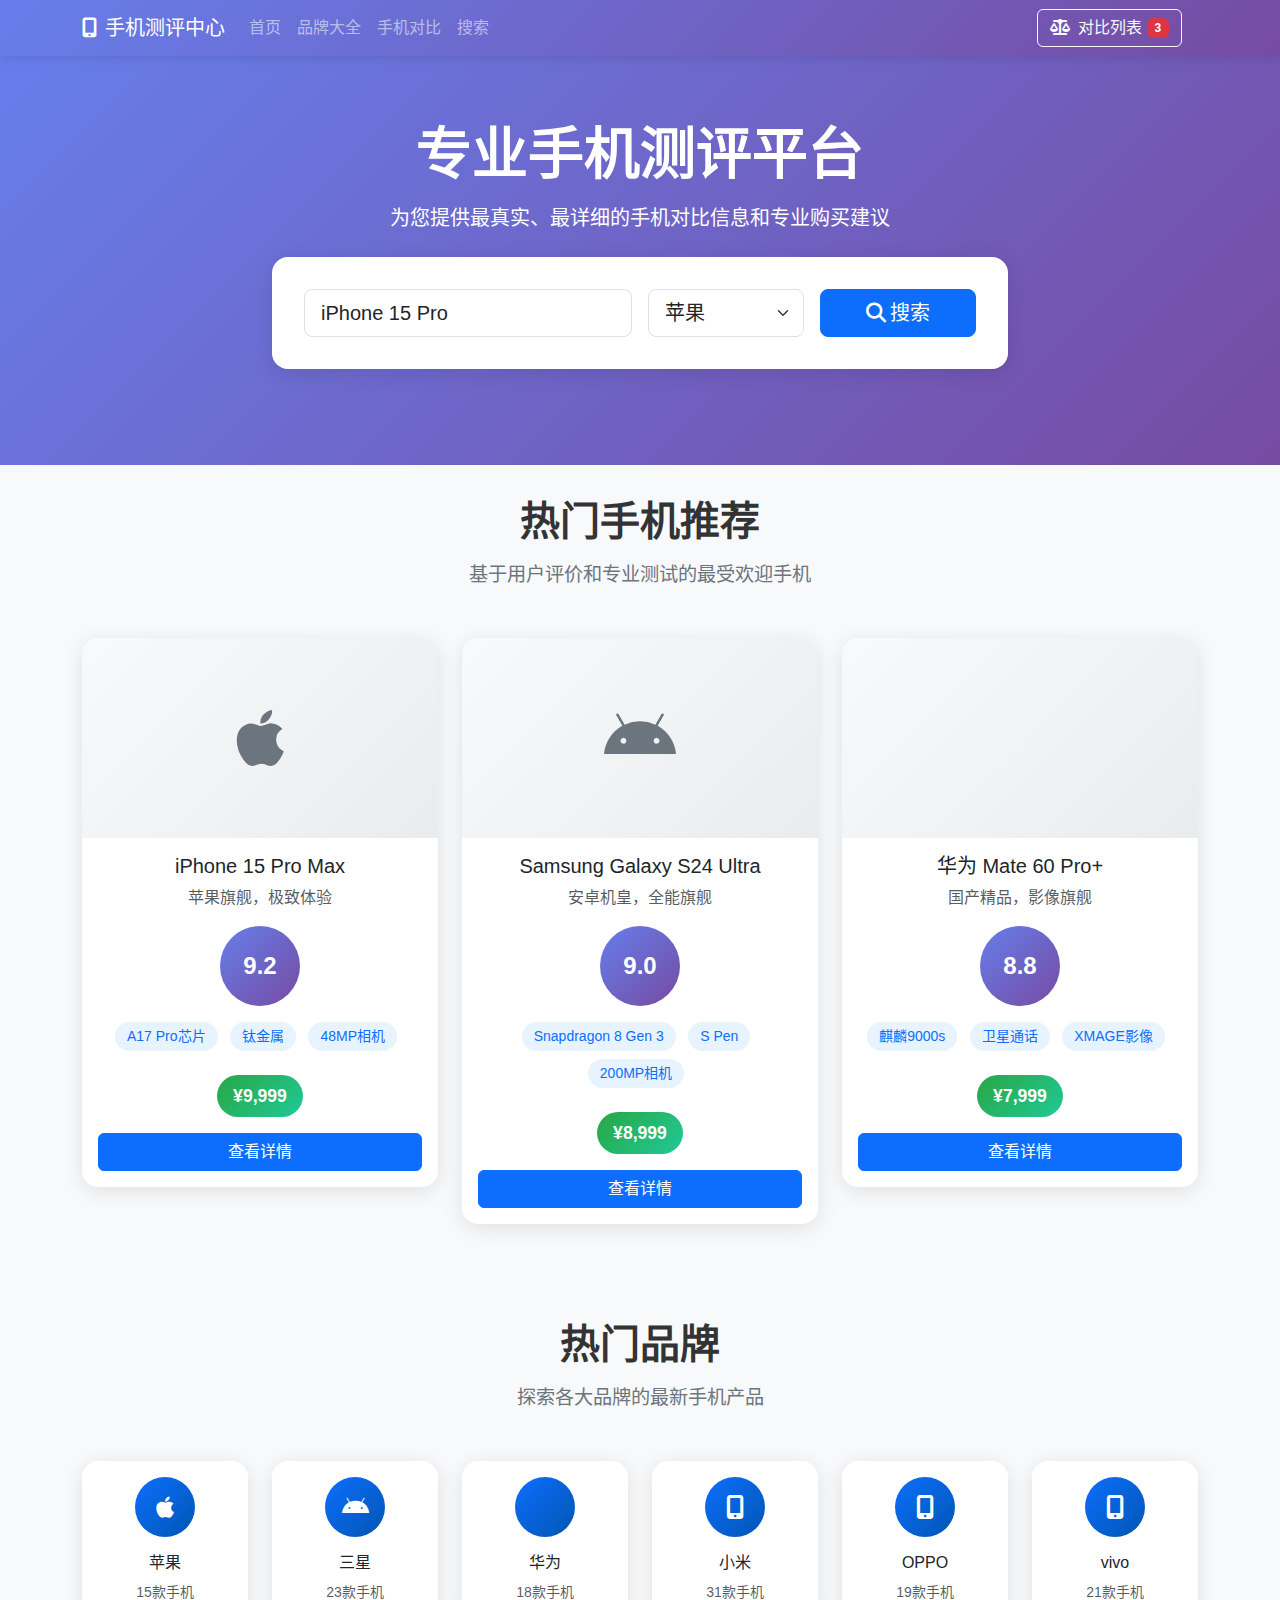
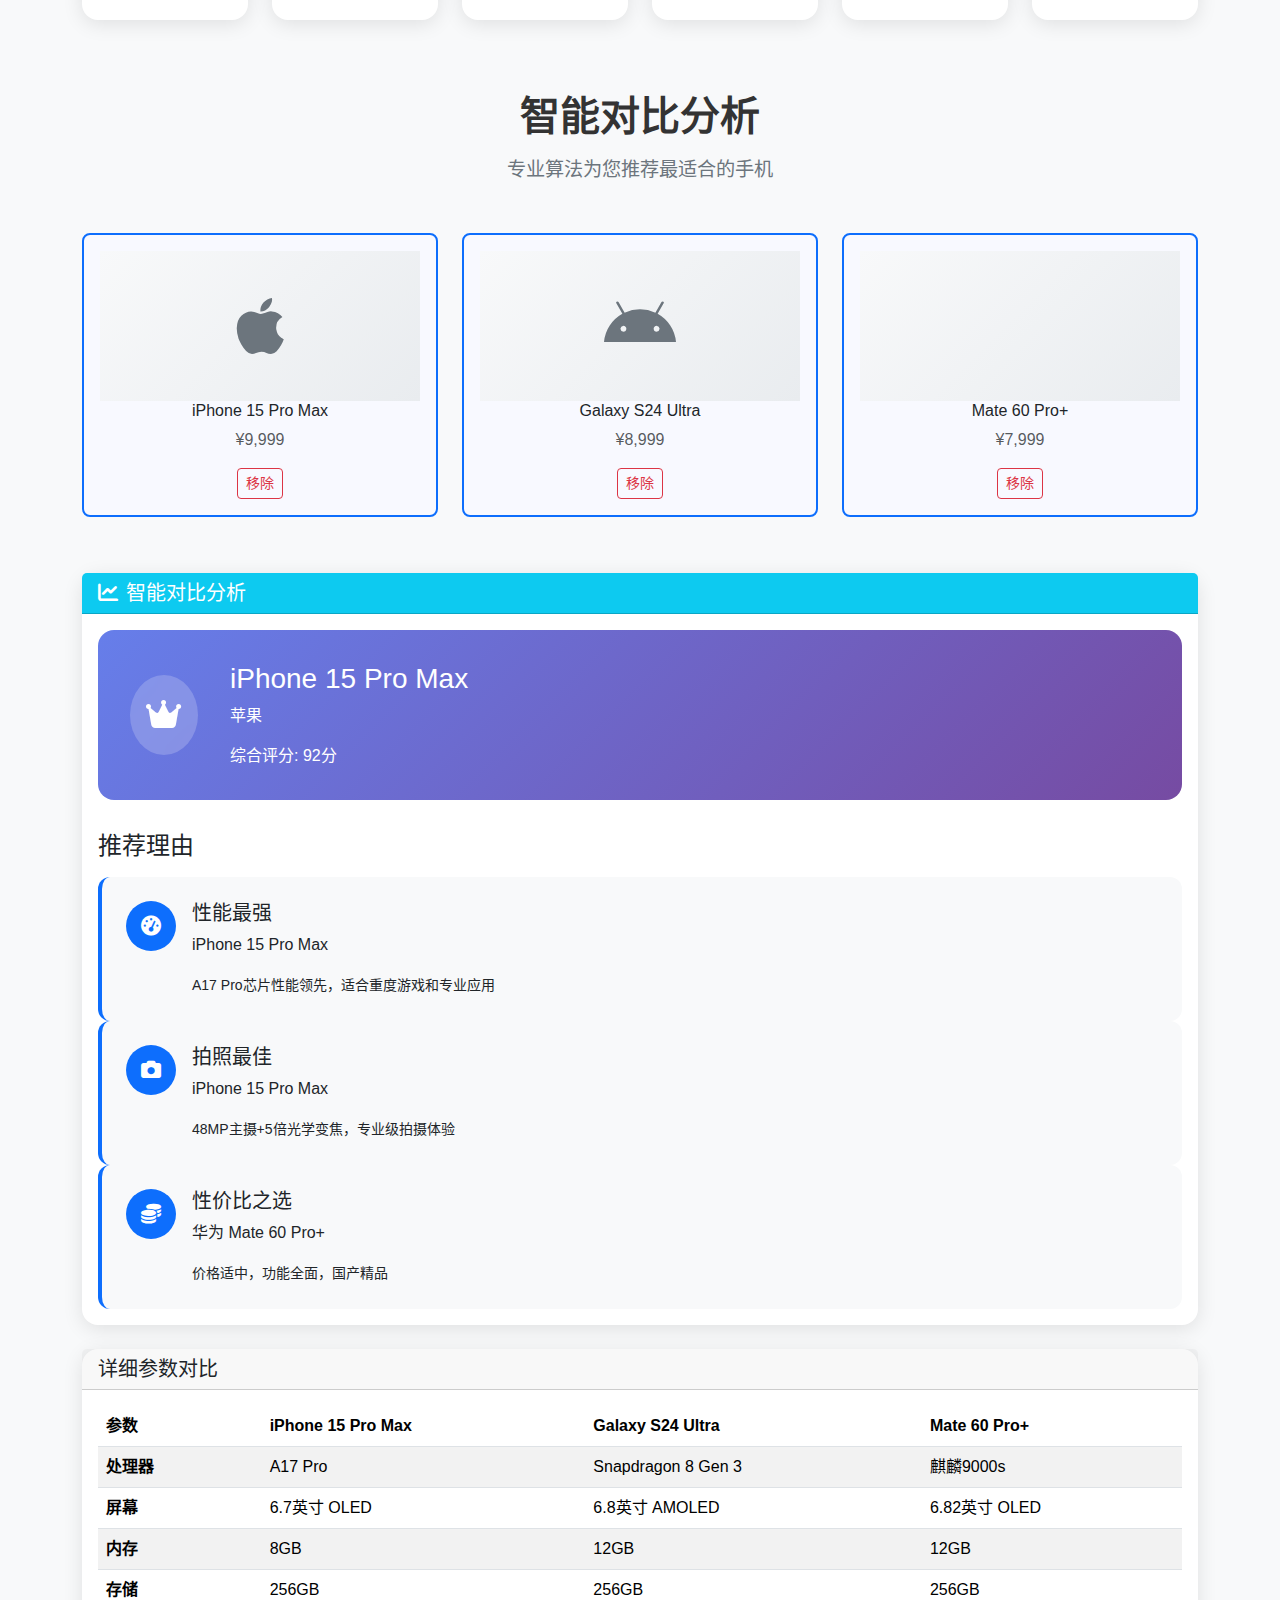
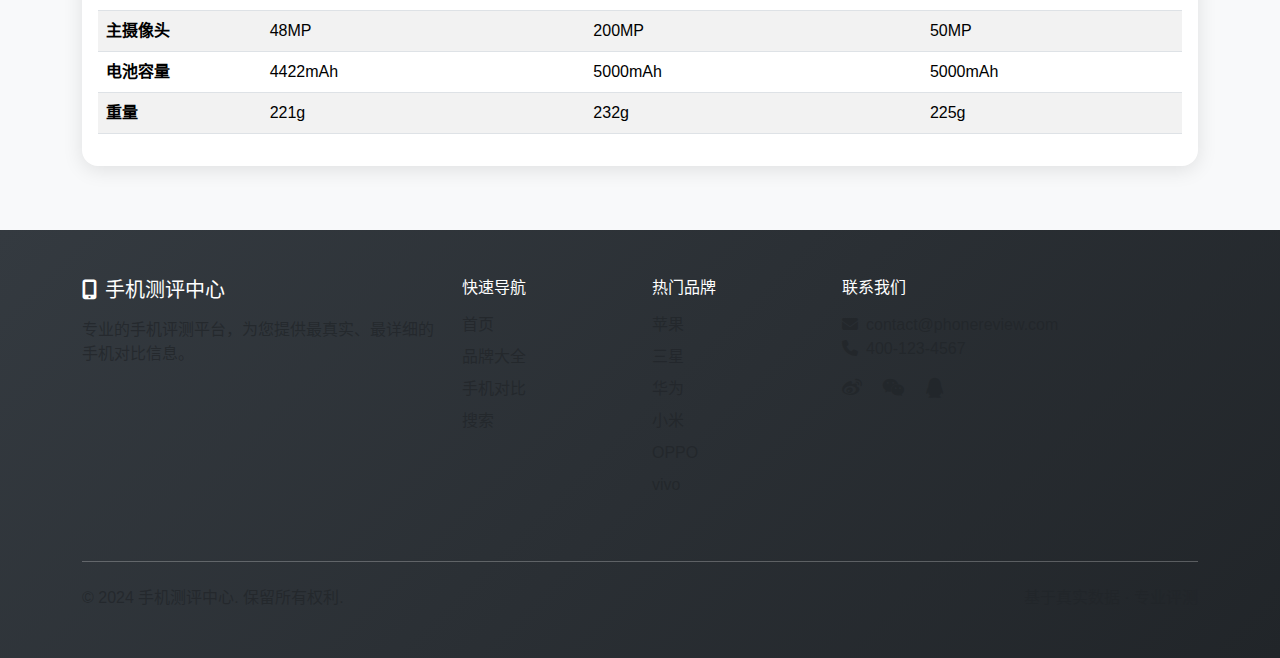
<file: demo.html>
<!DOCTYPE html>
<html lang="zh-CN">
<head>
    <meta charset="UTF-8">
    <meta name="viewport" content="width=device-width, initial-scale=1.0">
    <title>手机测评中心 - 全功能演示</title>
    <link href="https://cdn.jsdelivr.net/npm/bootstrap@5.3.0/dist/css/bootstrap.min.css" rel="stylesheet">
    <link href="https://cdnjs.cloudflare.com/ajax/libs/font-awesome/6.4.0/css/all.min.css" rel="stylesheet">
    <style>
        :root {
            --primary-color: #0d6efd;
            --secondary-color: #6c757d;
            --success-color: #28a745;
            --danger-color: #dc3545;
            --warning-color: #ffc107;
            --info-color: #17a2b8;
            --light-color: #f8f9fa;
            --dark-color: #343a40;
        }

        body {
            font-family: 'Segoe UI', Tahoma, Geneva, Verdana, sans-serif;
            background-color: #f8f9fa;
        }

        .navbar {
            background: linear-gradient(135deg, #667eea 0%, #764ba2 100%);
            box-shadow: 0 2px 10px rgba(0,0,0,0.1);
        }

        .hero-section {
            background: linear-gradient(135deg, #667eea 0%, #764ba2 100%);
            color: white;
            padding: 4rem 0;
            margin-bottom: 2rem;
        }

        .card {
            border: none;
            border-radius: 1rem;
            box-shadow: 0 4px 20px rgba(0,0,0,0.1);
            transition: transform 0.3s ease, box-shadow 0.3s ease;
        }

        .card:hover {
            transform: translateY(-5px);
            box-shadow: 0 8px 30px rgba(0,0,0,0.15);
        }

        .phone-card {
            background: white;
            border-radius: 1rem;
            overflow: hidden;
            margin-bottom: 1.5rem;
        }

        .phone-image {
            width: 100%;
            height: 200px;
            background: linear-gradient(135deg, #f8f9fa 0%, #e9ecef 100%);
            display: flex;
            align-items: center;
            justify-content: center;
            color: #6c757d;
            font-size: 4rem;
        }

        .brand-icon {
            width: 60px;
            height: 60px;
            background: linear-gradient(135deg, #0d6efd 0%, #0056b3 100%);
            border-radius: 50%;
            display: flex;
            align-items: center;
            justify-content: center;
            color: white;
            font-size: 1.5rem;
            margin: 0 auto 1rem;
        }

        .price-tag {
            background: linear-gradient(135deg, #28a745 0%, #20c997 100%);
            color: white;
            padding: 0.5rem 1rem;
            border-radius: 2rem;
            font-weight: 600;
            font-size: 1.1rem;
            display: inline-block;
        }

        .feature-tag {
            background-color: #e7f3ff;
            color: #0d6efd;
            padding: 0.25rem 0.75rem;
            border-radius: 1rem;
            font-size: 0.875rem;
            font-weight: 500;
            margin-right: 0.5rem;
            margin-bottom: 0.5rem;
            display: inline-block;
        }

        .score-circle {
            width: 80px;
            height: 80px;
            border-radius: 50%;
            background: linear-gradient(135deg, #667eea 0%, #764ba2 100%);
            display: flex;
            align-items: center;
            justify-content: center;
            color: white;
            font-weight: bold;
            font-size: 1.5rem;
            margin: 0 auto;
        }

        .compare-item {
            background: white;
            border-radius: 0.5rem;
            padding: 1rem;
            margin-bottom: 1rem;
            border: 2px solid #e9ecef;
            transition: border-color 0.3s ease;
        }

        .compare-item:hover {
            border-color: #0d6efd;
        }

        .compare-item.selected {
            border-color: #0d6efd;
            background-color: #f8f9ff;
        }

        .search-form {
            background: white;
            border-radius: 1rem;
            padding: 2rem;
            box-shadow: 0 4px 20px rgba(0,0,0,0.1);
            margin-bottom: 2rem;
        }

        .winner-announcement {
            display: flex;
            align-items: center;
            gap: 2rem;
            padding: 2rem;
            background: linear-gradient(135deg, #667eea 0%, #764ba2 100%);
            border-radius: 1rem;
            color: white;
            margin-bottom: 2rem;
        }

        .winner-badge {
            background: rgba(255, 255, 255, 0.2);
            padding: 1rem;
            border-radius: 50%;
            font-size: 2rem;
            backdrop-filter: blur(10px);
        }

        .recommendation-item {
            display: flex;
            align-items: flex-start;
            gap: 1rem;
            padding: 1.5rem;
            background: #f8f9fa;
            border-radius: 0.75rem;
            border-left: 4px solid #0d6efd;
            transition: transform 0.3s ease, box-shadow 0.3s ease;
        }

        .recommendation-item:hover {
            transform: translateY(-2px);
            box-shadow: 0 4px 15px rgba(0, 0, 0, 0.1);
        }

        .rec-icon {
            background: #0d6efd;
            color: white;
            width: 50px;
            height: 50px;
            border-radius: 50%;
            display: flex;
            align-items: center;
            justify-content: center;
            font-size: 1.25rem;
            flex-shrink: 0;
        }

        .rating-stars {
            color: #ffc107;
        }

        .rating-stars .far {
            color: #e9ecef;
        }

        .section-title {
            text-align: center;
            margin-bottom: 3rem;
        }

        .section-title h2 {
            font-size: 2.5rem;
            font-weight: 700;
            color: #333;
            margin-bottom: 1rem;
        }

        .section-title p {
            font-size: 1.2rem;
            color: #6c757d;
        }

        footer {
            background: linear-gradient(135deg, #343a40 0%, #212529 100%);
            color: white;
            padding: 3rem 0;
            margin-top: 4rem;
        }

        @media (max-width: 768px) {
            .winner-announcement {
                flex-direction: column;
                text-align: center;
                gap: 1rem;
                padding: 1.5rem;
            }
            
            .recommendation-item {
                flex-direction: column;
                text-align: center;
            }
            
            .rec-icon {
                margin: 0 auto;
            }
        }
    </style>
</head>
<body>
    <!-- 导航栏 -->
    <nav class="navbar navbar-expand-lg navbar-dark">
        <div class="container">
            <a class="navbar-brand" href="#">
                <i class="fas fa-mobile-alt me-2"></i>手机测评中心
            </a>
            <button class="navbar-toggler" type="button" data-bs-toggle="collapse" data-bs-target="#navbarNav">
                <span class="navbar-toggler-icon"></span>
            </button>
            <div class="collapse navbar-collapse" id="navbarNav">
                <ul class="navbar-nav me-auto">
                    <li class="nav-item">
                        <a class="nav-link" href="#home">首页</a>
                    </li>
                    <li class="nav-item">
                        <a class="nav-link" href="#brands">品牌大全</a>
                    </li>
                    <li class="nav-item">
                        <a class="nav-link" href="#compare">手机对比</a>
                    </li>
                    <li class="nav-item">
                        <a class="nav-link" href="#search">搜索</a>
                    </li>
                </ul>
                <div class="d-flex">
                    <div class="compare-indicator me-3">
                        <a href="#compare" class="btn btn-outline-light">
                            <i class="fas fa-balance-scale me-1"></i>
                            对比列表 <span class="badge bg-danger compare-count">3</span>
                        </a>
                    </div>
                </div>
            </div>
        </div>
    </nav>

    <!-- 首页部分 -->
    <section id="home" class="hero-section">
        <div class="container text-center">
            <h1 class="display-4 fw-bold mb-3">专业手机测评平台</h1>
            <p class="lead mb-4">为您提供最真实、最详细的手机对比信息和专业购买建议</p>
            <div class="row justify-content-center">
                <div class="col-md-8">
                    <div class="search-form">
                        <div class="row g-3">
                            <div class="col-md-6">
                                <input type="text" class="form-control form-control-lg" placeholder="搜索手机型号..." value="iPhone 15 Pro">
                            </div>
                            <div class="col-md-3">
                                <select class="form-select form-select-lg">
                                    <option value="">所有品牌</option>
                                    <option value="apple" selected>苹果</option>
                                    <option value="samsung">三星</option>
                                    <option value="huawei">华为</option>
                                    <option value="xiaomi">小米</option>
                                </select>
                            </div>
                            <div class="col-md-3">
                                <button class="btn btn-primary btn-lg w-100">
                                    <i class="fas fa-search me-1"></i>搜索
                                </button>
                            </div>
                        </div>
                    </div>
                </div>
            </div>
        </div>
    </section>

    <!-- 热门手机 -->
    <section class="container mb-5">
        <div class="section-title">
            <h2>热门手机推荐</h2>
            <p>基于用户评价和专业测试的最受欢迎手机</p>
        </div>
        <div class="row">
            <div class="col-lg-4 col-md-6 mb-4">
                <div class="card phone-card">
                    <div class="phone-image">
                        <i class="fab fa-apple"></i>
                    </div>
                    <div class="card-body text-center">
                        <h5 class="card-title">iPhone 15 Pro Max</h5>
                        <p class="text-muted mb-3">苹果旗舰，极致体验</p>
                        <div class="score-circle mb-3">
                            <span>9.2</span>
                        </div>
                        <div class="mb-3">
                            <span class="feature-tag">A17 Pro芯片</span>
                            <span class="feature-tag">钛金属</span>
                            <span class="feature-tag">48MP相机</span>
                        </div>
                        <div class="price-tag mb-3">¥9,999</div>
                        <div class="d-grid">
                            <button class="btn btn-primary">查看详情</button>
                        </div>
                    </div>
                </div>
            </div>
            <div class="col-lg-4 col-md-6 mb-4">
                <div class="card phone-card">
                    <div class="phone-image">
                        <i class="fab fa-android"></i>
                    </div>
                    <div class="card-body text-center">
                        <h5 class="card-title">Samsung Galaxy S24 Ultra</h5>
                        <p class="text-muted mb-3">安卓机皇，全能旗舰</p>
                        <div class="score-circle mb-3">
                            <span>9.0</span>
                        </div>
                        <div class="mb-3">
                            <span class="feature-tag">Snapdragon 8 Gen 3</span>
                            <span class="feature-tag">S Pen</span>
                            <span class="feature-tag">200MP相机</span>
                        </div>
                        <div class="price-tag mb-3">¥8,999</div>
                        <div class="d-grid">
                            <button class="btn btn-primary">查看详情</button>
                        </div>
                    </div>
                </div>
            </div>
            <div class="col-lg-4 col-md-6 mb-4">
                <div class="card phone-card">
                    <div class="phone-image">
                        <i class="fab fa-huawei"></i>
                    </div>
                    <div class="card-body text-center">
                        <h5 class="card-title">华为 Mate 60 Pro+</h5>
                        <p class="text-muted mb-3">国产精品，影像旗舰</p>
                        <div class="score-circle mb-3">
                            <span>8.8</span>
                        </div>
                        <div class="mb-3">
                            <span class="feature-tag">麒麟9000s</span>
                            <span class="feature-tag">卫星通话</span>
                            <span class="feature-tag">XMAGE影像</span>
                        </div>
                        <div class="price-tag mb-3">¥7,999</div>
                        <div class="d-grid">
                            <button class="btn btn-primary">查看详情</button>
                        </div>
                    </div>
                </div>
            </div>
        </div>
    </section>

    <!-- 品牌大全 -->
    <section id="brands" class="container mb-5">
        <div class="section-title">
            <h2>热门品牌</h2>
            <p>探索各大品牌的最新手机产品</p>
        </div>
        <div class="row">
            <div class="col-lg-2 col-md-3 col-4 mb-4">
                <div class="card text-center">
                    <div class="card-body">
                        <div class="brand-icon">
                            <i class="fab fa-apple"></i>
                        </div>
                        <h6>苹果</h6>
                        <small class="text-muted">15款手机</small>
                    </div>
                </div>
            </div>
            <div class="col-lg-2 col-md-3 col-4 mb-4">
                <div class="card text-center">
                    <div class="card-body">
                        <div class="brand-icon">
                            <i class="fab fa-android"></i>
                        </div>
                        <h6>三星</h6>
                        <small class="text-muted">23款手机</small>
                    </div>
                </div>
            </div>
            <div class="col-lg-2 col-md-3 col-4 mb-4">
                <div class="card text-center">
                    <div class="card-body">
                        <div class="brand-icon">
                            <i class="fab fa-huawei"></i>
                        </div>
                        <h6>华为</h6>
                        <small class="text-muted">18款手机</small>
                    </div>
                </div>
            </div>
            <div class="col-lg-2 col-md-3 col-4 mb-4">
                <div class="card text-center">
                    <div class="card-body">
                        <div class="brand-icon">
                            <i class="fas fa-mobile-alt"></i>
                        </div>
                        <h6>小米</h6>
                        <small class="text-muted">31款手机</small>
                    </div>
                </div>
            </div>
            <div class="col-lg-2 col-md-3 col-4 mb-4">
                <div class="card text-center">
                    <div class="card-body">
                        <div class="brand-icon">
                            <i class="fas fa-mobile-alt"></i>
                        </div>
                        <h6>OPPO</h6>
                        <small class="text-muted">19款手机</small>
                    </div>
                </div>
            </div>
            <div class="col-lg-2 col-md-3 col-4 mb-4">
                <div class="card text-center">
                    <div class="card-body">
                        <div class="brand-icon">
                            <i class="fas fa-mobile-alt"></i>
                        </div>
                        <h6>vivo</h6>
                        <small class="text-muted">21款手机</small>
                    </div>
                </div>
            </div>
        </div>
    </section>

    <!-- 手机对比 -->
    <section id="compare" class="container mb-5">
        <div class="section-title">
            <h2>智能对比分析</h2>
            <p>专业算法为您推荐最适合的手机</p>
        </div>
        
        <!-- 对比列表 -->
        <div class="row mb-4">
            <div class="col-lg-4 mb-3">
                <div class="compare-item selected">
                    <div class="text-center mb-3">
                        <div class="phone-image" style="height: 150px;">
                            <i class="fab fa-apple"></i>
                        </div>
                        <h6>iPhone 15 Pro Max</h6>
                        <p class="text-muted">¥9,999</p>
                    </div>
                    <div class="text-center">
                        <button class="btn btn-sm btn-outline-danger">移除</button>
                    </div>
                </div>
            </div>
            <div class="col-lg-4 mb-3">
                <div class="compare-item selected">
                    <div class="text-center mb-3">
                        <div class="phone-image" style="height: 150px;">
                            <i class="fab fa-android"></i>
                        </div>
                        <h6>Galaxy S24 Ultra</h6>
                        <p class="text-muted">¥8,999</p>
                    </div>
                    <div class="text-center">
                        <button class="btn btn-sm btn-outline-danger">移除</button>
                    </div>
                </div>
            </div>
            <div class="col-lg-4 mb-3">
                <div class="compare-item selected">
                    <div class="text-center mb-3">
                        <div class="phone-image" style="height: 150px;">
                            <i class="fab fa-huawei"></i>
                        </div>
                        <h6>Mate 60 Pro+</h6>
                        <p class="text-muted">¥7,999</p>
                    </div>
                    <div class="text-center">
                        <button class="btn btn-sm btn-outline-danger">移除</button>
                    </div>
                </div>
            </div>
        </div>

        <!-- 智能分析结果 -->
        <div class="card">
            <div class="card-header bg-info text-white">
                <h5 class="mb-0">
                    <i class="fas fa-chart-line me-2"></i>智能对比分析
                </h5>
            </div>
            <div class="card-body">
                <div class="winner-announcement">
                    <div class="winner-badge">
                        <i class="fas fa-crown"></i>
                    </div>
                    <div class="winner-info">
                        <h3>iPhone 15 Pro Max</h3>
                        <p>苹果</p>
                        <div class="winner-score">
                            <span class="score-label">综合评分:</span>
                            <span class="score-value">92分</span>
                        </div>
                    </div>
                </div>

                <div class="recommendations">
                    <h4 class="mb-3">推荐理由</h4>
                    <div class="recommendation-list">
                        <div class="recommendation-item">
                            <div class="rec-icon">
                                <i class="fas fa-tachometer-alt"></i>
                            </div>
                            <div class="rec-content">
                                <h5>性能最强</h5>
                                <p>iPhone 15 Pro Max</p>
                                <small>A17 Pro芯片性能领先，适合重度游戏和专业应用</small>
                            </div>
                        </div>
                        <div class="recommendation-item">
                            <div class="rec-icon">
                                <i class="fas fa-camera"></i>
                            </div>
                            <div class="rec-content">
                                <h5>拍照最佳</h5>
                                <p>iPhone 15 Pro Max</p>
                                <small>48MP主摄+5倍光学变焦，专业级拍摄体验</small>
                            </div>
                        </div>
                        <div class="recommendation-item">
                            <div class="rec-icon">
                                <i class="fas fa-coins"></i>
                            </div>
                            <div class="rec-content">
                                <h5>性价比之选</h5>
                                <p>华为 Mate 60 Pro+</p>
                                <small>价格适中，功能全面，国产精品</small>
                            </div>
                        </div>
                    </div>
                </div>
            </div>
        </div>

        <!-- 详细对比表格 -->
        <div class="card mt-4">
            <div class="card-header">
                <h5 class="mb-0">详细参数对比</h5>
            </div>
            <div class="card-body">
                <div class="table-responsive">
                    <table class="table table-striped">
                        <thead>
                            <tr>
                                <th>参数</th>
                                <th>iPhone 15 Pro Max</th>
                                <th>Galaxy S24 Ultra</th>
                                <th>Mate 60 Pro+</th>
                            </tr>
                        </thead>
                        <tbody>
                            <tr>
                                <td class="fw-bold">处理器</td>
                                <td>A17 Pro</td>
                                <td>Snapdragon 8 Gen 3</td>
                                <td>麒麟9000s</td>
                            </tr>
                            <tr>
                                <td class="fw-bold">屏幕</td>
                                <td>6.7英寸 OLED</td>
                                <td>6.8英寸 AMOLED</td>
                                <td>6.82英寸 OLED</td>
                            </tr>
                            <tr>
                                <td class="fw-bold">内存</td>
                                <td>8GB</td>
                                <td>12GB</td>
                                <td>12GB</td>
                            </tr>
                            <tr>
                                <td class="fw-bold">存储</td>
                                <td>256GB</td>
                                <td>256GB</td>
                                <td>256GB</td>
                            </tr>
                            <tr>
                                <td class="fw-bold">主摄像头</td>
                                <td>48MP</td>
                                <td>200MP</td>
                                <td>50MP</td>
                            </tr>
                            <tr>
                                <td class="fw-bold">电池容量</td>
                                <td>4422mAh</td>
                                <td>5000mAh</td>
                                <td>5000mAh</td>
                            </tr>
                            <tr>
                                <td class="fw-bold">重量</td>
                                <td>221g</td>
                                <td>232g</td>
                                <td>225g</td>
                            </tr>
                        </tbody>
                    </table>
                </div>
            </div>
        </div>
    </section>

    <!-- 页脚 -->
    <footer>
        <div class="container">
            <div class="row">
                <div class="col-lg-4 mb-4">
                    <h5 class="mb-3">
                        <i class="fas fa-mobile-alt me-2"></i>手机测评中心
                    </h5>
                    <p class="text-muted">专业的手机评测平台，为您提供最真实、最详细的手机对比信息。</p>
                </div>
                <div class="col-lg-2 mb-4">
                    <h6 class="mb-3">快速导航</h6>
                    <ul class="list-unstyled">
                        <li class="mb-2"><a href="#home" class="text-muted text-decoration-none">首页</a></li>
                        <li class="mb-2"><a href="#brands" class="text-muted text-decoration-none">品牌大全</a></li>
                        <li class="mb-2"><a href="#compare" class="text-muted text-decoration-none">手机对比</a></li>
                        <li class="mb-2"><a href="#search" class="text-muted text-decoration-none">搜索</a></li>
                    </ul>
                </div>
                <div class="col-lg-2 mb-4">
                    <h6 class="mb-3">热门品牌</h6>
                    <ul class="list-unstyled">
                        <li class="mb-2"><a href="#" class="text-muted text-decoration-none">苹果</a></li>
                        <li class="mb-2"><a href="#" class="text-muted text-decoration-none">三星</a></li>
                        <li class="mb-2"><a href="#" class="text-muted text-decoration-none">华为</a></li>
                        <li class="mb-2"><a href="#" class="text-muted text-decoration-none">小米</a></li>
                        <li class="mb-2"><a href="#" class="text-muted text-decoration-none">OPPO</a></li>
                        <li class="mb-2"><a href="#" class="text-muted text-decoration-none">vivo</a></li>
                    </ul>
                </div>
                <div class="col-lg-4 mb-4">
                    <h6 class="mb-3">联系我们</h6>
                    <p class="text-muted">
                        <i class="fas fa-envelope me-2"></i>contact@phonereview.com<br>
                        <i class="fas fa-phone me-2"></i>400-123-4567
                    </p>
                    <div class="mt-3">
                        <a href="#" class="text-muted me-3"><i class="fab fa-weibo fa-lg"></i></a>
                        <a href="#" class="text-muted me-3"><i class="fab fa-weixin fa-lg"></i></a>
                        <a href="#" class="text-muted"><i class="fab fa-qq fa-lg"></i></a>
                    </div>
                </div>
            </div>
            <hr class="my-4">
            <div class="row align-items-center">
                <div class="col-md-6">
                    <p class="text-muted mb-0">&copy; 2024 手机测评中心. 保留所有权利.</p>
                </div>
                <div class="col-md-6 text-md-end">
                    <p class="text-muted mb-0">基于真实数据 · 专业评测</p>
                </div>
            </div>
        </div>
    </footer>

    <!-- Bootstrap JS -->
    <script src="https://cdn.jsdelivr.net/npm/bootstrap@5.3.0/dist/js/bootstrap.bundle.min.js"></script>
    
    <script>
        // 平滑滚动
        document.querySelectorAll('a[href^="#"]').forEach(anchor => {
            anchor.addEventListener('click', function (e) {
                e.preventDefault();
                const target = document.querySelector(this.getAttribute('href'));
                if (target) {
                    target.scrollIntoView({
                        behavior: 'smooth',
                        block: 'start'
                    });
                }
            });
        });

        // 搜索功能演示
        document.querySelector('.search-form button').addEventListener('click', function() {
            const searchValue = document.querySelector('.search-form input').value;
            if (searchValue) {
                alert(`搜索功能演示：正在搜索 "${searchValue}"...`);
            }
        });

        // 对比列表功能演示
        document.querySelectorAll('.compare-item button').forEach(button => {
            button.addEventListener('click', function() {
                const phoneName = this.closest('.compare-item').querySelector('h6').textContent;
                if (this.textContent === '移除') {
                    if (confirm(`确定要从对比列表中移除 ${phoneName} 吗？`)) {
                        this.closest('.compare-item').style.display = 'none';
                        updateCompareCount();
                    }
                }
            });
        });

        // 更新对比计数
        function updateCompareCount() {
            const visibleItems = document.querySelectorAll('.compare-item:not([style*="display: none"])').length;
            document.querySelector('.compare-count').textContent = visibleItems;
        }

        // 手机卡片点击事件
        document.querySelectorAll('.phone-card button').forEach(button => {
            button.addEventListener('click', function() {
                const phoneName = this.closest('.phone-card').querySelector('.card-title').textContent;
                alert(`查看 ${phoneName} 的详细信息`);
            });
        });

        // 品牌卡片点击事件
        document.querySelectorAll('.brand-icon').forEach(icon => {
            icon.addEventListener('click', function() {
                const brandName = this.closest('.card').querySelector('h6').textContent;
                alert(`查看 ${brandName} 品牌的所有手机`);
            });
        });
    </script>
</body>
</html>
</file>
